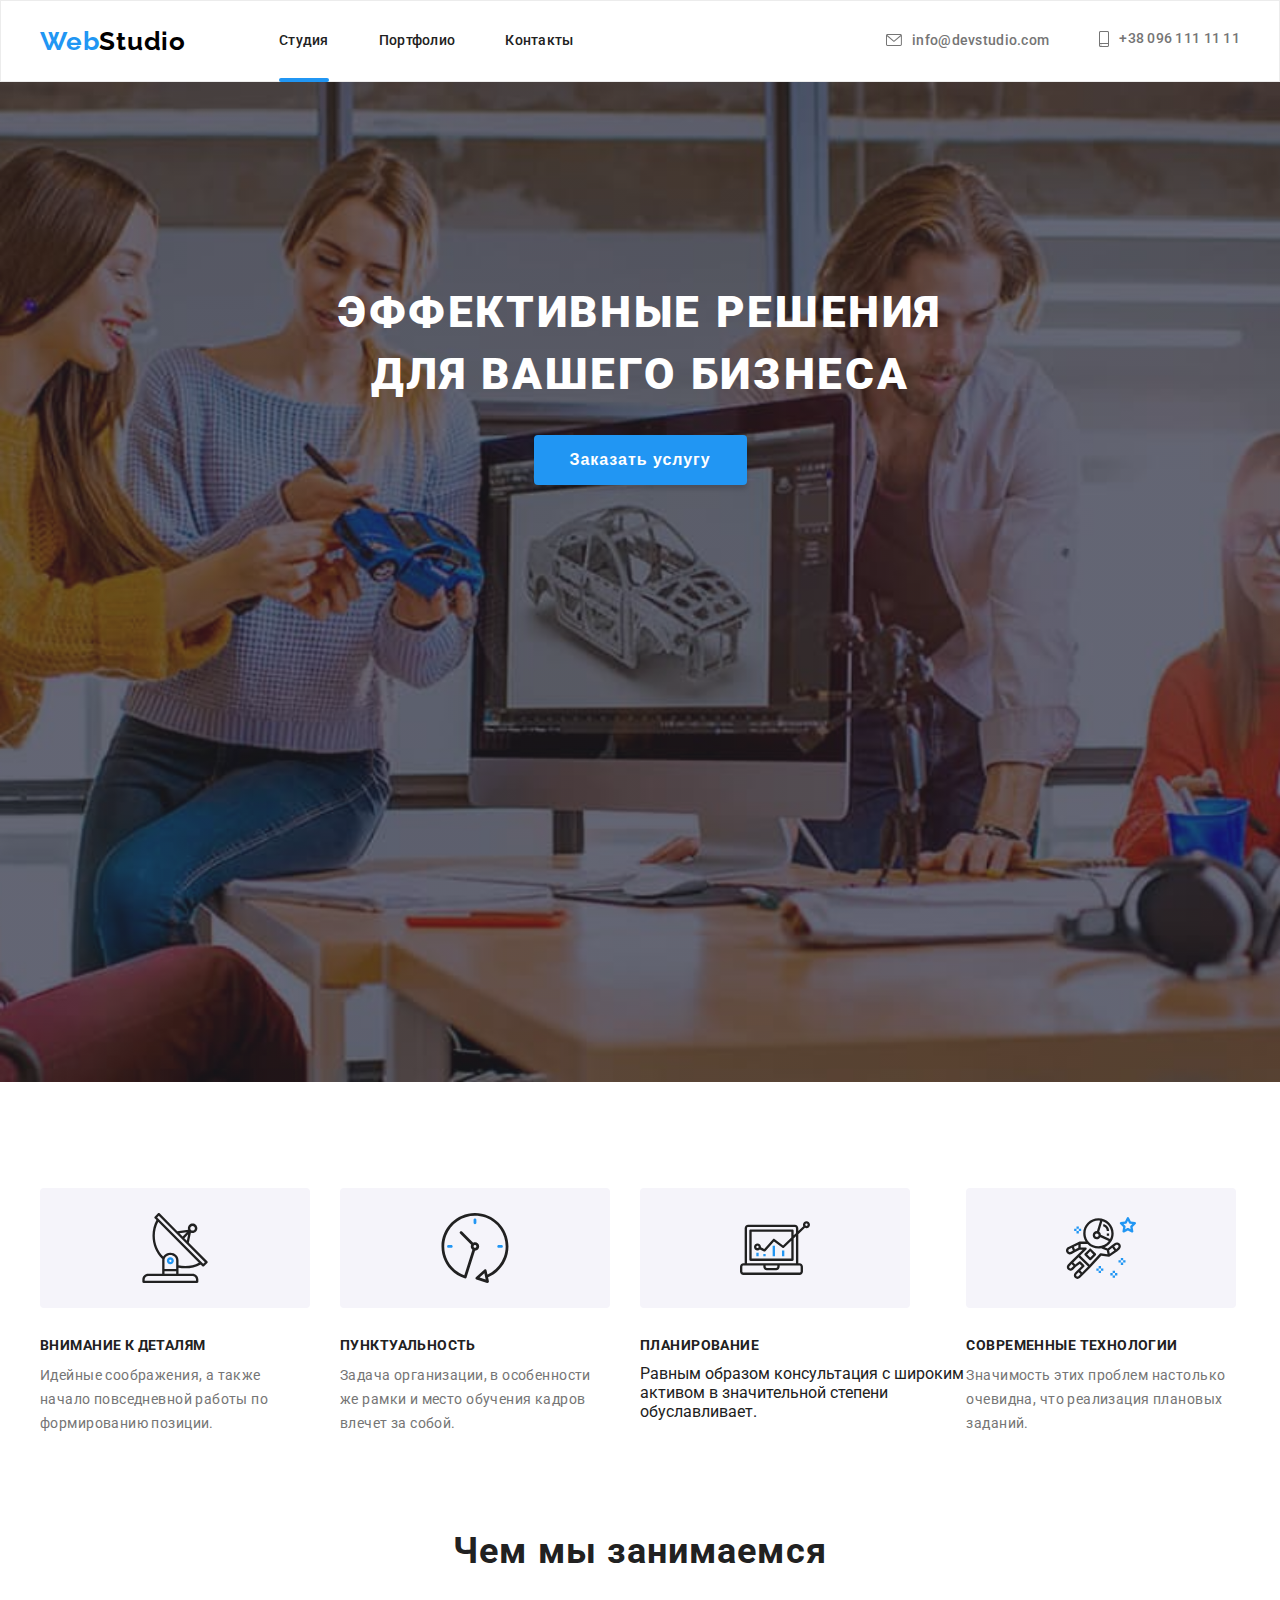
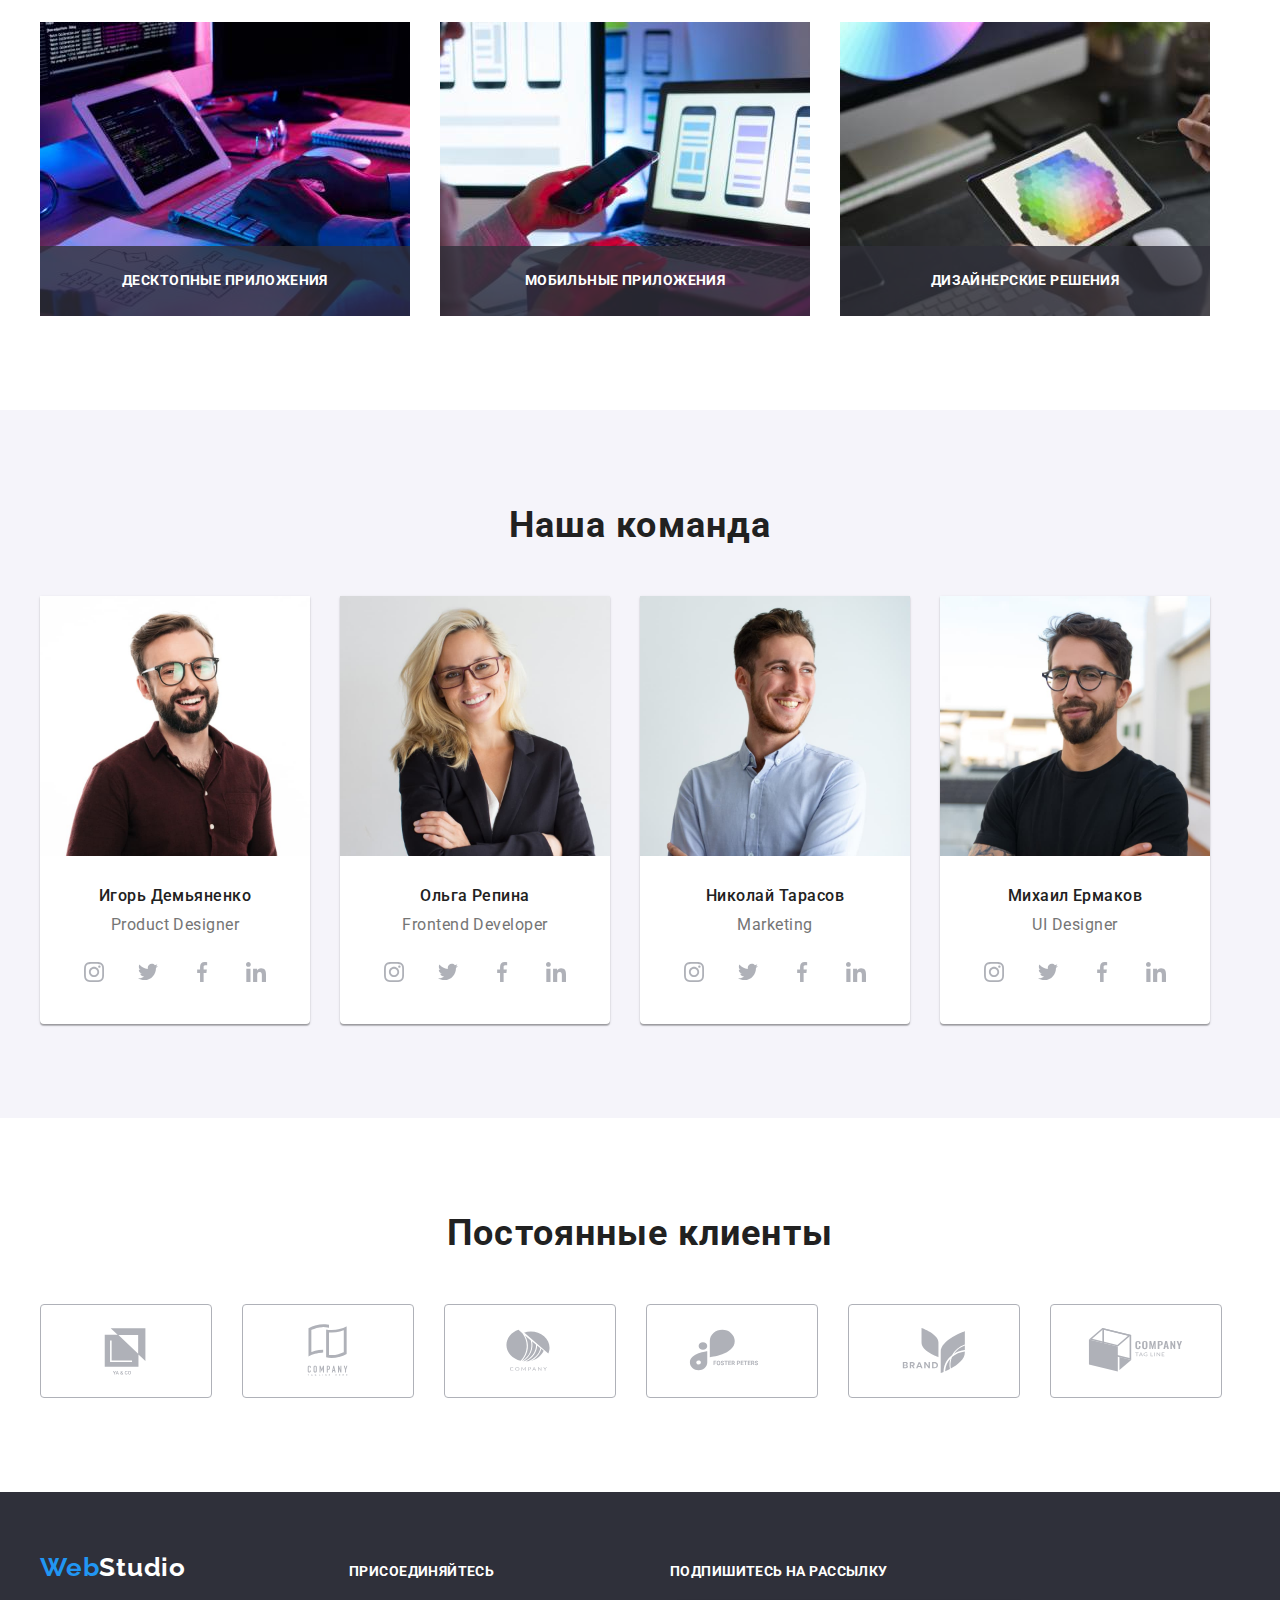
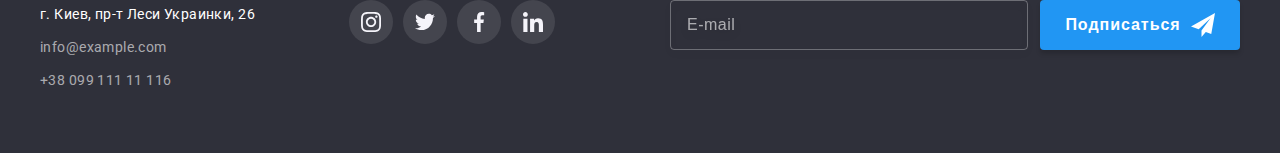
<file: index.html>
<!DOCTYPE html>
<html lang="ru">
<head>
    <meta charset="UTF-8">
    <meta http-equiv="X-UA-Compatible" content="IE=edge">
    <meta name="viewport" content="width=device-width, initial-scale=1.0">
    <title>WebStudio</title>
    <link rel="preconnect" href="https://fonts.googleapis.com">
    <link rel="preconnect" href="https://fonts.gstatic.com" crossorigin>
    <link href="https://fonts.googleapis.com/css2?family=Raleway:wght@700&family=Roboto:wght@400;500;700;900&display=swap"
        rel="stylesheet">
    <link rel="stylesheet" href="https://cdnjs.cloudflare.com/ajax/libs/modern-normalize/1.1.0/modern-normalize.min.css"
        integrity="sha512-wpPYUAdjBVSE4KJnH1VR1HeZfpl1ub8YT/NKx4PuQ5NmX2tKuGu6U/JRp5y+Y8XG2tV+wKQpNHVUX03MfMFn9Q=="
        crossorigin="anonymous" referrerpolicy="no-referrer" />
    <link rel="stylesheet" href="./css/main.min.css">
</head>
<body>
    <!--HEADER-->
    <header class="header">
        <div class="container header-container">
            <nav class="header-navigation">
                <a 
                    class="logo link" 
                    href="./index.html" 
                    lang="en">
                    <span 
                        class="logo__accent-color">Web</span><span class="logo__header-color">Studio</span>
                </a>
                <ul class="header-list list">
                    <li class="header-list__item">
                        <a 
                            href="./index.html" 
                            class="header-list__link link current">
                            Студия
                        </a>
                    </li>
                    <li class="header-list__item">
                        <a 
                            href="./portfolio.html" 
                            class="header-list__link link">
                            Портфолио
                        </a>
                    </li>
                    <li class="header-list__item">
                        <a 
                            href="" 
                            class="header-list__link link">
                            Контакты
                        </a>
                    </li>
                </ul>
            </nav>
            <!--HEADER-CONTACTS-->
            <ul class="contacts-list list">
                <li class="contacts-list__item">
                    <a class="contacts-list__link link" href="mailto:info@devstudio.com">
                        <svg class="contacts-list__icon" width="16" height="12">
                            <use href="./images/icons.svg#icon-envelope"></use>
                        </svg>
                        info@devstudio.com</a>
                </li>
                <li class="contacts-list__item">
                    <a class="contacts-list__link link" href="tel:+380961111111">
                        <svg class="contacts-list__icon" width="10" height="16">
                            <use href="./images/icons.svg#icon-smartphone"></use>
                        </svg>
                        +38 096 111 11 11</a>
                </li>
            </ul>
        </div>
    </header>  
    <main>
        <!--HERO-->
        <section class="section hero">
            <div class="overlay">
                <h1 class="hero__title">Эффективные решения для вашего бизнеса</h1>
                <button class="hero-btn btn" type="button" data-modal-open>Заказать услугу</button>
            </div>
        </section>
        <!--ADVANTAGES-->
        <section class="section advantages">
            <div class="container">
                <!--Заголовок скрыть-->
                <h2 class="visually-hidden">Наши преимущества</h2>
                <!--Заголовок скрыть-->
                <ul class="advantages-list list">
                    <li class="advantages-list__item">
                        <div class="advantages-list__icon-field">
                            <svg class="advantages-list__icon" width="70" height="70">
                                <use href="./images/icons.svg#icon-antenna"></use>
                            </svg>
                        </div>
                        <h3 class="advantages-list__item-title">Внимание к деталям</h3>
                        <p class="advantages-list__item-text">Идейные соображения, а также начало повседневной работы по формированию позиции.</p>
                    </li>
                    <li class="advantages-list__item">
                        <div class="advantages-list__icon-field">
                            <svg class="advantages-list__icon" width="70" height="70">
                                <use href="./images/icons.svg#icon-clock"></use>
                            </svg>
                        </div>
                        <h3 class="advantages-list__item-title">Пунктуальность</h3>
                        <p class="advantages-list__item-text">Задача организации, в особенности же рамки и место обучения кадров влечет за собой.</p>
                    </li>
                    <li class="advantages-item">
                        <div class="advantages-list__icon-field">
                            <svg class="advantages-list__icon" width="70" height="70">
                                <use href="./images/icons.svg#icon-diagram"></use>
                            </svg>
                        </div>
                        <h3 class="advantages-list__item-title">Планирование</h3>
                        <p class="advantages-list__text">Равным образом консультация с широким активом в значительной степени обуславливает.</p>
                    </li>
                    <li class="advantages-item">
                        <div class="advantages-list__icon-field">
                            <svg class="advantages-list__icon" width="70" height="70">
                                <use href="./images/icons.svg#icon-astronaut"></use>
                            </svg>
                        </div>
                        <h3 class="advantages-list__item-title">Современные технологии</h3>
                        <p class="advantages-list__item-text">Значимость этих проблем настолько очевидна, что реализация плановых заданий.</p>
                    </li>
                </ul>
            </div>
        </section>
        <!--DIRECTION-->
        <section class="section direction">
            <div class="container">
                <h2 class="direction-title section-title">Чем мы занимаемся</h2>
                <ul class="direction-list list">
                    <li class="direction-list__item">
                        <div class="direction-list__thumbs">
                            <img 
                                src="./images/box1.jpg" 
                                alt="набирает код"
                                width="370"
                                height="294"
                            />
                            <p class="direction-list__label">
                                Десктопные приложения
                            </p>
                        </div>
                    </li>
                    <li class="direction-list__item">
                        <div class="direction-list__thumbs">
                            <img 
                                src="./images/box2.jpg" 
                                alt="рассматривает сайт для телефона"
                                width="370" 
                                height="294" 
                            />
                            <p class="direction-list__label">
                                Мобильные приложения
                            </p>
                        </div>
                    </li>
                    <li class="direction-list__item">
                        <div class="direction-list__thumbs">
                            <img 
                                src="./images/box3.jpg" 
                                alt="подбирает цвет из палитры" 
                                width="370" 
                                height="294" 
                            />
                            <p class="direction-list__label">
                                Дизайнерские решения
                            </p>
                        </div>
                    </li>
                </ul>
            </div>
        </section>
<!------------------------------------------TEAM----------------------------------------------->
        <section class="section team">
            <div class="container">
                <h2 class="team__title section-title">Наша команда</h2>
                <ul class="team-list list">
                    <li class="team-list__item">
                        <img
                            src="./images/team-card-1.jpg"
                            alt="Игорь Демьяненко"
                            width="270"
                            height="260"
                        />
                        <div class="team-list__item-content">
                            <h3 class="team-list__title">Игорь Демьяненко</h3>
                            <p class="team-list__text" lang="en">Product Designer</p>
                            <ul class="social-list list">
                                <li class="social-list__item">
                                    <a 
                                        class="social-list__link link" 
                                        href=""
                                    >
                                        <svg class="social-list__icon" width="20" height="20">
                                            <use 
                                                href="./images/icons.svg#icon-instagram"
                                            ></use>
                                        </svg>
                                    </a>
                                </li>
                                <li class="social-list__item">
                                    <a 
                                        class="social-list__link link"
                                        href="">
                                        <svg class="social-list__icon" width="20" height="20">
                                            <use 
                                                href="./images/icons.svg#icon-twitter"
                                            ></use>
                                        </svg>
                                    </a>
                                </li>
                                <li class="social-list__item">
                                    <a 
                                        class="social-list__link link"
                                        href="">
                                        <svg class="social-list__icon" width="20" height="20">
                                            <use 
                                                href="./images/icons.svg#icon-facebook"
                                            ></use>
                                        </svg>
                                    </a>
                                </li>
                                <li class="social-list__item">
                                    <a 
                                        class="social-list__link link" 
                                        href="">
                                        <svg class="social-list__icon" width="20" height="20">
                                            <use 
                                                href="./images/icons.svg#icon-linkedin">
                                            </use>
                                        </svg>
                                    </a>
                                </li>
                            </ul>
                        </div>
                    </li>
                    <li class="team-list__item">
                        <img 
                            src="./images/team-card-2.jpg" 
                            alt="Ольга Репина" 
                            width="270" 
                            height="260"  
                        />
                        <div class="team-list__item-content">
                            <h3 class="team-list__title">Ольга Репина</h3>
                            <p class="team-list__text" lang="en">Frontend Developer</p>
                            <ul class="social-list list">
                                <li class="social-list__item">
                                    <a class="social-list__link link" href="">
                                        <svg class="social-list__icon" width="20" height="20">
                                            <use href="./images/icons.svg#icon-instagram"></use>
                                        </svg>
                                    </a>
                                </li>
                                <li class="social-list__item">
                                    <a class="social-list__link link" href="">
                                        <svg class="social-list__icon" width="20" height="20">
                                            <use href="./images/icons.svg#icon-twitter"></use>
                                        </svg>
                                    </a>
                                </li>
                                <li class="social-list__item">
                                    <a class="social-list__link link" href="">
                                        <svg class="social-list__icon" width="20" height="20">
                                            <use href="./images/icons.svg#icon-facebook"></use>
                                        </svg>
                                    </a>
                                </li>
                                <li class="social-list__item">
                                    <a class="social-list__link link" href="">
                                        <svg class="social-list__icon" width="20" height="20">
                                            <use href="./images/icons.svg#icon-linkedin">
                                            </use>
                                        </svg>
                                    </a>
                                </li>
                            </ul>
                        </div>
                    </li>
                    <li class="team-list__item">
                        <img 
                            src="./images/team-card-3.jpg" 
                            alt="Николай Тарасов" 
                            width="270" 
                            height="260" 
                        />
                        <div class="team-list__item-content">
                            <h3 class="team-list__title">Николай Тарасов</h3>
                            <p class="team-list__text" lang="en">Marketing</p>
                            <ul class="social-list list">
                                <li class="social-list__item">
                                    <a class="social-list__link link" href="">
                                        <svg class="social-list__icon" width="20" height="20">
                                            <use href="./images/icons.svg#icon-instagram"></use>
                                        </svg>
                                    </a>
                                </li>
                                <li class="social-list__item">
                                    <a class="social-list__link link" href="">
                                        <svg class="social-list__icon" width="20" height="20">
                                            <use href="./images/icons.svg#icon-twitter"></use>
                                        </svg>
                                    </a>    
                                </li>
                                <li class="social-list__item">
                                    <a class="social-list__link link" href="">
                                        <svg class="social-list__icon" width="20" height="20">
                                            <use href="./images/icons.svg#icon-facebook"></use>
                                        </svg>
                                    </a>
                                </li>
                                <li class="social-list__item">
                                    <a class="social-list__link link" href="">
                                        <svg class="social-list__icon" width="20" height="20">
                                            <use href="./images/icons.svg#icon-linkedin">
                                            </use>
                                        </svg>
                                    </a>
                                </li>
                            </ul>
                        </div>
                    </li>
                    <li class="team-list__item">
                        <img 
                            src="./images/team-card-4.jpg" 
                            alt="Михаил Ермаков" 
                            width="270" 
                            height="260"  
                        />
                        <div class="team-list__item-content">
                            <h3 class="team-list__title">Михаил Ермаков</h3>
                            <p class="team-list__text" lang="en">UI Designer</p>
                            <ul class="social-list list">
                                <li class="social-list__item">
                                    <a class="social-list__link link" href="">
                                        <svg class="social-list__icon" width="20" height="20">
                                            <use href="./images/icons.svg#icon-instagram"></use>
                                        </svg>
                                    </a>
                                </li>
                                <li class="social-list__item">
                                    <a class="social-list__link link" href="">
                                        <svg class="social-list__icon" width="20" height="20">
                                            <use href="./images/icons.svg#icon-twitter"></use>
                                        </svg>
                                    </a>
                                </li>
                                <li class="social-list__item">
                                    <a class="social-list__link link" href="">
                                        <svg class="social-list__icon" width="20" height="20">
                                            <use href="./images/icons.svg#icon-facebook"></use>
                                        </svg>
                                    </a>
                                </li>
                                <li class="social-list__item">
                                    <a class="social-list__link link" href="">
                                        <svg class="social-list__icon" width="20" height="20">
                                            <use href="./images/icons.svg#icon-linkedin">
                                            </use>
                                        </svg>
                                    </a>
                                </li>
                            </ul>
                        </div>
                    </li>
                </ul>
            </div>
        </section>
        <!--CLIENTS-->
        <section class="section clients">
            <div class="container">
                <h2 class="clients-title section-title">Постоянные клиенты</h2>
                <ul class="clients-list list">
                    <li class="clients-list__item">
                        <a class="clients-list__link link" href="">
                            <svg class="clients-list__icon" width="106" height="60">
                                <use href="./images/icons.svg#icon-Logo-client-1">
                                </use>
                            </svg>
                        </a>
                    </li>
                    <li class="clients-list__item">
                        <a class="clients-list__link link" href="">
                            <svg class="clients-list__icon" width="106" height="60">
                                <use href="./images/icons.svg#icon-Logo-client-2">
                                </use>
                            </svg>
                        </a>
                    </li>
                    <li class="clients-list__item">
                        <a class="clients-list__link link" href="">
                            <svg class="clients-list__icon" width="106" height="60">
                                <use href="./images/icons.svg#icon-Logo-client-3">
                                </use>
                            </svg>
                        </a>
                    </li>
                    <li class="clients-list__item">
                        <a class="clients-list__link link" href="">
                            <svg class="clients-list__icon" width="106" height="60">
                                <use href="./images/icons.svg#icon-Logo-client-4">
                                </use>
                            </svg>
                        </a>
                    </li>
                    <li class="clients-list__item">
                        <a class="clients-list__link link" href="">
                            <svg class="clients-list__icon" width="106" height="60">
                                <use href="./images/icons.svg#icon-Logo-client-5">
                                </use>
                            </svg>
                        </a>
                    </li>
                    <li class="clients-list__item">
                        <a class="clients-list__link link" href="">
                            <svg class="clients-list__icon" width="106" height="60">
                                <use href="./images/icons.svg#icon-Logo-client-6">
                                </use>
                            </svg>
                        </a>
                    </li>
                </ul>
            </div>
        </section>
    </main>  
    <!--FOOTER-->
    <footer class="footer">
        <div class="container footer-container">
            <div class="address-footer">
                <a 
                    class="logo footer-logo link" 
                    href="./index.html" lang="en" >
                    <span class="logo__accent-color">Web</span><span class="logo__footer-color">Studio</span>
                </a>
                <address class="address">
                    <ul class="footer-contacts-list list">
                        <li class="footer-contacts-list__item">
                            <p class="footer-contacts-list__address-text">
                                г. Киев, пр-т Леси Украинки, 26
                            </p>
                        </li>
                        <li class="footer-contacts-list__item">
                            <a class="footer-contacts-list__link link" href="mailto:info@example.com">info@example.com</a>
                        </li>
                        <li class="footer-contacts-list__item">
                            <a class="footer-contacts-list__link link" href="tel:+3809911111116">+38 099 111 11 116</a>
                        </li>
                    </ul>
                </address>
            </div>
            <div class="social-footer">
                <h2 class="social-footer__title">присоединяйтесь</h2>
                <ul class="social-footer-list social-list list">
                    <li class="social-footer-item social-list__item">
                        <a class="social-list__link social-footer-link" href="">
                            <svg class="social-list__icon social-icon-footer" width="20" height="20">
                                <use href="./images/icons.svg#icon-instagram"></use>
                            </svg>
                        </a>
                    </li>
                    <li class="social-footer-item social-list__item">
                        <a class="social-list__link social-footer-link" href="">
                            <svg class="social-list__icon social-icon-footer" width="20" height="20">
                                <use href="./images/icons.svg#icon-twitter"></use>
                            </svg>
                        </a>
                    </li>
                    <li class="social-footer-item social-list__item">
                        <a class="social-list__link social-footer-link" href="">
                            <svg class="social-list__icon social-icon-footer" width="20" height="20">
                                <use href="./images/icons.svg#icon-facebook"></use>
                            </svg>
                        </a>
                    </li>
                    <li class="social-footer-item social-list__item">
                        <a class="social-list__link social-footer-link" href="">
                            <svg class="social-list__icon social-icon-footer" width="20" height="20">
                                <use href="./images/icons.svg#icon-linkedin"></use>
                            </svg>
                        </a>
                    </li>
                </ul>
            </div>
            <div class="subscription">
                <p class="subscription__title">Подпишитесь на рассылку</p>
                <form action="#" class="subscription-form">
                    <div class="subscription-flex">
                    <label for="footer-email" class="subscription-title">
                        <input 
                            type="email"
                            name="footer-email"
                            class="footer-input"
                            placeholder="E-mail"
                        />
                    </label>
                    </div>
                    <button type="submit" class="footer-email-btn btn">Подписаться
                        <svg class="footer-button-icon" width="24" height="24">
                            <use href="./images/icons.svg#icon-send"></use>
                        </svg>
                    </button>
                </form>
            </div>
        </div>
    </footer>
    <!--MODAL-->
    <div class="backdrop is-hidden" data-modal>
        <div class="modal">
            <button type="button" class="modal-close btn" data-modal-close>
                <svg class="icon-close" width="18" height="18"> 
                    <use href="./images/icons.svg#icon-close"></use>
                </svg>
            </button>
            <p class="modal__title">Оставьте свои данные, мы вам перезвоним</p>
            <form action="#" class="modal-form">
                <div class="modal-form-field">
                    <label for="user-name" class="modal-input-text">Имя</label>
                    <div class="modal-form-field__input-wrap">
                        <input 
                            type="text" 
                            name="user-name" 
                            class="modal-input" 
                            required
                            id="user-name"
                        >
                        <svg class="modal-form-field__input-icon" width="18" height="18">
                            <use href="./images/icons.svg#icon-person"></use>
                        </svg>
                    </div>
                </div>
                <div class="modal-form-field">
                    <label for="user-tel" class="modal-input-text">Телефон</label>
                    <div class="modal-form-field__input-wrap">
                        <input 
                            type="tel"
                            name="user-tel" 
                            class="modal-input" 
                            required
                            id="user-tel"
                        >
                        <svg class="modal-form-field__input-icon" width="18" height="18">
                            <use href="./images/icons.svg#icon-phone"></use>
                        </svg>
                    </div>
                </div>
                <div class="modal-form-field">
                    <label for="user-email" class="modal-input-text">Почта</label>
                    <div class="modal-form-field__input-wrap">
                        <input 
                            type="email" 
                            name="user-email" 
                            class="modal-input"
                            id="user-email"
                        >
                        <svg class="modal-form-field__input-icon" width="18" height="18">
                            <use href="./images/icons.svg#icon-email"></use>
                        </svg>
                    </div>
                </div>
                <div class="modal-form-comments">
                    <label for="comments" class="modal-input-text">Комментарий</label>
                    <textarea 
                        name="comments" 
                        id="comments"
                        class="modal-textarea modal-input"
                        placeholder="Введите текст"
                    ></textarea>
                </div>
                <div class="modal-form-check">
                    <input 
                        type="checkbox" 
                        name="policy" 
                        class="modal-check visually-hidden"
                        id="modal-check"
                    >
                    <label for="modal-check" class="modal-check-text"
                        ><span><svg class="icon-check" width="16" height="15">
                            <use href="./images/icons.svg#icon-check"></use>
                        </svg></span>Соглашаюсь с рассылкой и принимаю <a href="#" class="agreement"> Условия договора</a>
                    </label>
                </div>
                <button type="submit" class="modal-btn btn">Отправить</button>
            </form>
        </div>
    </div>
    <script src="./js/modal.js"></script>
</body>
</html>
</file>
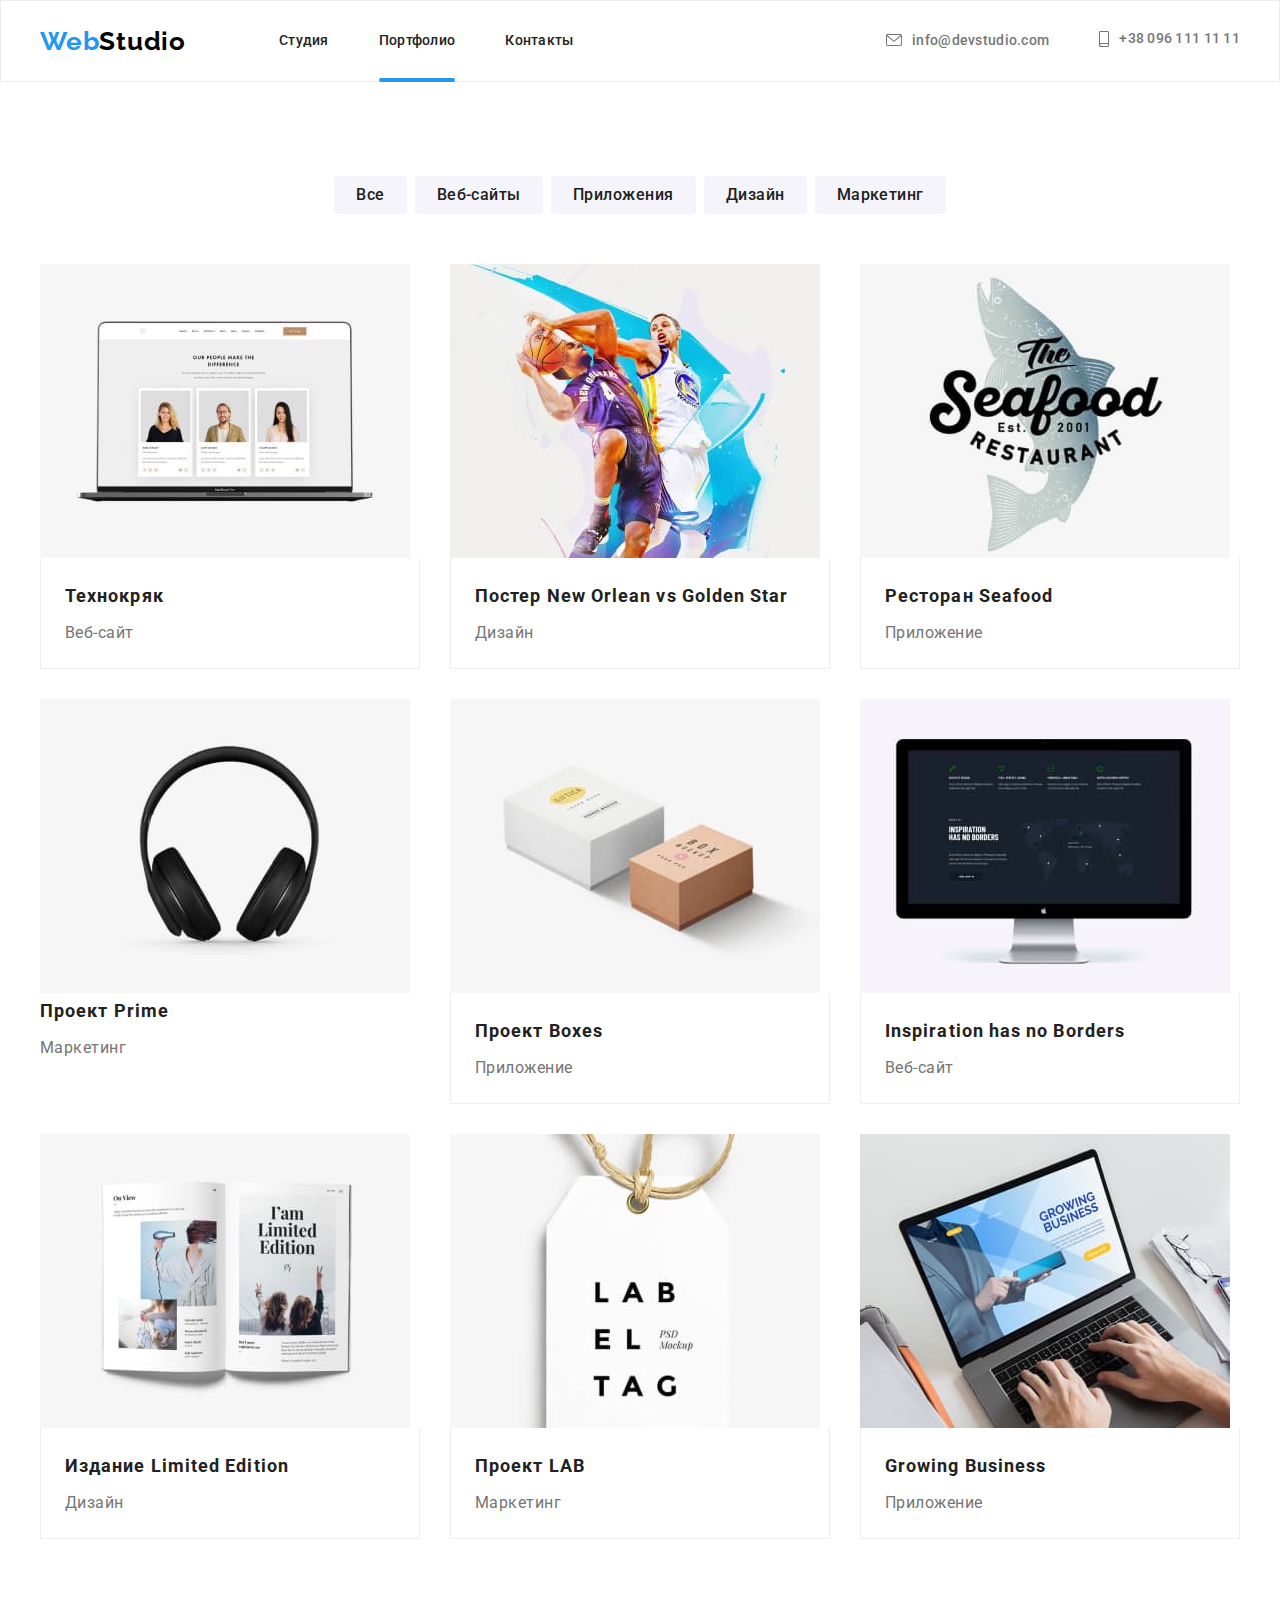
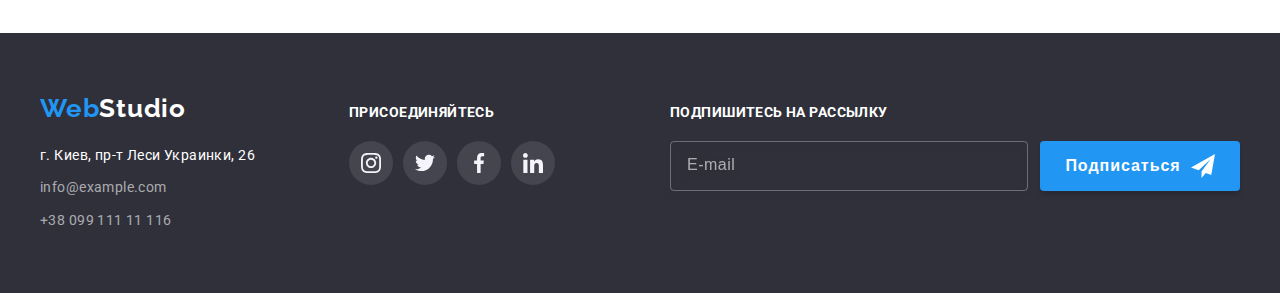
<file: portfolio.html>
<!DOCTYPE html>
<html lang="ru">
<head>
    <meta charset="UTF-8">
    <meta http-equiv="X-UA-Compatible" content="IE=edge">
    <meta name="viewport" content="width=device-width, initial-scale=1.0">
    <title>Портфолио</title>
    <link rel="preconnect" href="https://fonts.googleapis.com">
    <link rel="preconnect" href="https://fonts.gstatic.com" crossorigin>
    <link href="https://fonts.googleapis.com/css2?family=Raleway:wght@700&family=Roboto:wght@400;500;700;900&display=swap"
        rel="stylesheet">
    <link rel="stylesheet" href="https://cdnjs.cloudflare.com/ajax/libs/modern-normalize/1.1.0/modern-normalize.min.css"
        integrity="sha512-wpPYUAdjBVSE4KJnH1VR1HeZfpl1ub8YT/NKx4PuQ5NmX2tKuGu6U/JRp5y+Y8XG2tV+wKQpNHVUX03MfMFn9Q=="
        crossorigin="anonymous" referrerpolicy="no-referrer" />
    <link rel="stylesheet" href="./css/main.min.css">
</head>
<body>
    <!---HEADER-->
    <header class="header">
        <div class="container header-container">
            <nav class="header-navigation">
                <a class="logo link" href="./index.html" lang="en">
                    <span class="logo__accent-color">Web</span><span class="logo__header-color">Studio</span>
                </a>
                <ul class="header-list list">
                    <li class="header-list__item">
                        <a href="./index.html" class="header-list__link link">
                            Студия
                        </a>
                    </li>
                    <li class="header-list__item">
                        <a href="./portfolio.html" class="header-list__link link current">
                            Портфолио
                        </a>
                    </li>
                    <li class="header-list__item">
                        <a href="" class="header-list__link link">
                            Контакты
                        </a>
                    </li>
                </ul>
            </nav>
            <!--HEADER-CONTACTS-->
            <ul class="contacts-list list">
                <li class="contacts-list__item">
                    <a class="contacts-list__link link" href="mailto:info@devstudio.com">
                        <svg class="contacts-list__icon" width="16" height="12">
                            <use href="./images/icons.svg#icon-envelope"></use>
                        </svg>
                        info@devstudio.com</a>
                </li>
                <li class="contacts-list__item">
                    <a class="contacts-list__link link" href="tel:+380961111111">
                        <svg class="contacts-list__icon" width="10" height="16">
                            <use href="./images/icons.svg#icon-smartphone"></use>
                        </svg>
                        +38 096 111 11 11
                    </a>
                </li>
            </ul>
        </div>
    </header>
    <main>
        <section class="section portfolio">
            <div class="container">
                <!--скрыть название секции-->
                <h1 class="visually-hidden">Портфолио</h1>
                <!--FILTER-->
                <ul class="portfolio-filter-list list">
                    <li class="portfolio-filter-list__item">
                        <button class="portfolio-filter-btn btn" type="button">Все</button>
                    </li>
                    <li class="portfolio-filter-list__item">
                        <button class="portfolio-filter-btn btn" type="button">Веб-сайты</button>
                    </li>
                    <li class="portfolio-filter-list__item">
                        <button class="portfolio-filter-btn btn" type="button">Приложения</button>
                    </li>
                    <li class="portfolio-filter-list__item">
                        <button class="portfolio-filter-btn btn" type="button">Дизайн</button>
                    </li>
                    <li class="portfolio-filter-list__item">
                        <button class="portfolio-filter-btn btn" type="button">Маркетинг</button>
                    </li>
                </ul>
                <!--PROJECTS-->
                <ul class="project-list list">
                    <li class="project-list__item">
                        <div class="project-list__wrap">
                            <img class=project-list__image"
                                src="./images/project-1.jpg"
                                alt="Проект 1"
                                width="370"
                                height="294"
                            />
                            <p class="project-list__description">
                                Технокряк это современная площадка распространения коронавируса. Компании используют эту платформу для цифрового
                                шпионажа и атак на защищённые сервера конкурентов.
                            </p>
                        </div>
                        <div class="project-list__item-content">
                            <h2 class="portfolio-project-title">Технокряк</h2>
                            <p class="portfolio-project-text">Веб-сайт</p>
                        </div>
                    </li>
                    <li class="project-list__item">
                        <div class="project-list__wrap">
                            <img class="project-list__image"
                                src="./images/project-2.jpg"
                                alt="Проект 2"
                                width="370"
                                height="294"
                            />
                            <p class="project-list__description">
                                Lorem ipsum dolor sit amet consectetur adipisicing elit. Reiciendis aperiam consectetur perferendis illum libero neque nihil ullam minus aspernatur recusandae!
                            </p>
                        </div>
                        <div class="project-list__item-content">
                            <h2 class="portfolio-project-title">Постер <span lang="en">New Orlean vs Golden Star</span></h2>
                            <p class="portfolio-project-text">Дизайн</p>
                        </div>
                    </li>
                    <li class="project-list__item">
                        <div class="project-list__wrap">
                            <img class="project-list__image"
                                src="./images/project-3.jpg"
                                alt="Проект 3"
                                width="370"
                                height="294"
                            />
                            <p class="project-list__description">
                                Lorem ipsum dolor sit, amet consectetur adipisicing elit. Rerum error labore excepturi numquam. Aspernatur, a sint. Provident reprehenderit voluptatem, ratione esse quisquam laborum, necessitatibus iure delectus voluptatum corporis officia unde.
                            </p>
                        </div>
                        <div class="project-list__item-content">
                            <h2 class="portfolio-project-title">Ресторан <span lang="en">Seafood</span></h2>
                            <p class="portfolio-project-text">Приложение</p>
                        </div>
                    </li>
                    <li class="project-list__item">
                        <div class="project-list__wrap">
                            <img class="project-list__image"
                                src="./images/project-4.jpg"
                                alt="Проект 4"
                                width="370"
                                height="294"
                            />
                            <p class="project-list__description">
                                Lorem ipsum dolor sit amet.
                            </p>
                        </div>
                        <div class="project-list__-content">
                            <h2 class="portfolio-project-title">Проект <span lang="en">Prime</span></h2>
                            <p class="portfolio-project-text">Маркетинг</p>
                        </div>
                    </li>
                    <li class="project-list__item">
                        <div class="project-list__wrap">
                            <img class="project-list__image"
                                src="./images/project-5.jpg"
                                alt="Проект 5"
                                width="370"
                                height="294"
                            />
                            <p class="project-list__description">
                                Lorem ipsum dolor sit, amet consectetur adipisicing elit. Omnis, perspiciatis.
                            </p>
                        </div>
                        <div class="project-list__item-content">
                            <h2 class="portfolio-project-title">Проект <span lang="en">Boxes</span></h2>
                            <p class="portfolio-project-text">Приложение</p>
                        </div>
                    </li>
                    <li class="project-list__item">
                        <div class="project-list__wrap">
                            <img class="project-list__image"
                                src="./images/project-6.jpg"
                                alt="Проект 6"
                                width="370"
                                height="294"
                            />
                            <p class="project-list__description">
                                Lorem ipsum, dolor sit amet consectetur adipisicing.
                            </p>
                        </div>
                        <div class="project-list__item-content">
                            <h2 class="portfolio-project-title" lang="en">Inspiration has no Borders</h2>
                            <p class="portfolio-project-text">Веб-сайт</p>
                        </div>
                    </li>
                    <li class="project-list__item">
                        <div class="project-list__wrap">
                            <img class="project-list__image"
                                src="./images/project-7.jpg"
                                alt="Проект 7"
                                width="370"
                                height="294"
                            />
                            <p class="project-list__description">
                                Lorem ipsum, dolor sit amet consectetur adipisicing.
                            </p>
                        </div>
                        <div class="project-list__item-content">
                            <h2 class="portfolio-project-title">Издание <span lang="en">Limited Edition</span></h2>
                            <p class="portfolio-project-text">Дизайн</p>
                        </div>
                    </li>
                    <li class="project-list__item">
                        <div class="project-list__wrap">
                            <img class="project-list__image"
                                src="./images/project-8.jpg"
                                alt="Проект 8"
                                width="370"
                                height="294"
                            />
                            <p class="project-list__description">
                                Lorem ipsum dolor sit amet consectetur adipisicing elit. Quasi doloribus aspernatur voluptas repudiandae minima neque pariatur natus voluptatum, sequi maiores accusantium quisquam. Autem exercitationem dignissimos nisi soluta! Ad, voluptatum, autem aliquid cumque quos eligendi iusto error eos dolor commodi libero suscipit harum ipsum perspiciatis? Accusantium, soluta qui incidunt earum, id explicabo fugiat dignissimos dolore illum natus non quasi assumenda inventore praesentium veritatis. Vero possimus repudiandae incidunt minima eaque optio cumque nesciunt, nemo quod quo aut asperiores pariatur sapiente? Fuga officiis quasi aut tempore ipsum numquam dicta, nobis facilis nihil pariatur!
                            </p>
                        </div>
                        <div class="project-list__item-content">
                            <h2 class="portfolio-project-title">Проект <span lang="en">LAB</span></h2>
                            <p class="portfolio-project-text">Маркетинг</p>
                        </div>
                    </li>
                    <li class="project-list__item">
                        <div class="project-list__wrap">
                            <img class="project-list__image"
                                src="./images/project-9.jpg"
                                alt="Проект 9"
                                width="370"
                                height="294"
                            />
                            <p class="project-list__description">
                                Lorem ipsum, dolor sit amet consectetur adipisicing elit. Ipsa dignissimos debitis quisquam quaerat pariatur? Consequuntur praesentium velit quasi omnis similique sed atque maxime.
                            </p>
                        </div>
                        <div class="project-list__item-content">
                            <h2 class="portfolio-project-title" lang="en">Growing Business</h2>
                            <p class="portfolio-project-text">Приложение</p>
                        </div>
                    </li>
                </ul>
            </div>
        </section>
    </main>
    <!--FOOTER-->
    <footer class="footer">
        <div class="container footer-container">
            <div class="address-footer">
                <a class="logo footer-logo link" href="./index.html" lang="en">
                    <span class="logo__accent-color">Web</span><span class="logo__footer-color">Studio</span>
                </a>
                <address class="address">
                    <ul class="footer-contacts-list list">
                        <li class="footer-contacts-list__item">
                            <p class="footer-contacts-list__address-text">
                                г. Киев, пр-т Леси Украинки, 26
                            </p>
                        </li>
                        <li class="footer-contacts-list__item">
                            <a class="footer-contacts-list__link link" href="mailto:info@example.com">info@example.com</a>
                        </li>
                        <li class="footer-contacts-list__item">
                            <a class="footer-contacts-list__link link" href="tel:+3809911111116">+38 099 111 11 116</a>
                        </li>
                    </ul>
                </address>
            </div>
            <div class="social-footer">
                <h2 class="social-footer__title">присоединяйтесь</h2>
                <ul class="social-footer-list social-list list">
                    <li class="social-footer-item social-list__item">
                        <a class="social-list__link social-footer-link" href="">
                            <svg class="social-list__icon social-icon-footer" width="20" height="20">
                                <use href="./images/icons.svg#icon-instagram"></use>
                            </svg>
                        </a>
                    </li>
                    <li class="social-footer-item social-list__item">
                        <a class="social-list__link social-footer-link" href="">
                            <svg class="social-list__icon social-icon-footer" width="20" height="20">
                                <use href="./images/icons.svg#icon-twitter"></use>
                            </svg>
                        </a>
                    </li>
                    <li class="social-footer-item social-list__item">
                        <a class="social-list__link social-footer-link" href="">
                            <svg class="social-list__icon social-icon-footer" width="20" height="20">
                                <use href="./images/icons.svg#icon-facebook"></use>
                            </svg>
                        </a>
                    </li>
                    <li class="social-footer-item social-list__item">
                        <a class="social-list__link social-footer-link" href="">
                            <svg class="social-list__icon social-icon-footer" width="20" height="20">
                                <use href="./images/icons.svg#icon-linkedin"></use>
                            </svg>
                        </a>
                    </li>
                </ul>
            </div>
            <div class="subscription">
                <p class="subscription__title">Подпишитесь на рассылку</p>
                <form action="#" class="subscription-form">
                    <div class="subscription-flex">
                        <label for="footer-email" class="subscription-title">
                            <input type="email" name="footer-email" class="footer-input" placeholder="E-mail" />
                        </label>
                    </div>
                    <button type="submit" class="footer-email-btn btn">Подписаться
                        <svg class="footer-button-icon" width="24" height="24">
                            <use href="./images/icons.svg#icon-send"></use>
                        </svg>
                    </button>
                </form>
            </div>
        </div>
    </footer>
</body>
</html>
</file>
<file: css/main.min.css>
body{font-family:'Roboto', sans-serif;color:var(--second-text-color);margin:0}.list{list-style:none}.link{text-decoration:none}.section{padding:94px 0}p,h1,h2,h3,h4,h5,h6{margin:0}ul{list-style-type:none;margin:0;padding:0}button{border-width:0}img{display:block;max-width:100%;height:auto}.visually-hidden{position:absolute;white-space:nowrap;width:1px;height:1px;overflow:hidden;border:0;padding:0;clip:rect(0 0 0 0);clip-path:inset(50%);margin:-1px}:root{--accent-color: #2196f3;--first-logo-color: #000000;--second-logo-color: #ffffff;--first-text-color: #ffffff;--second-text-color: #212121;--third-text-color: #757575;--first-link-icon-color: #afb1b8;--second-link-icon-color: #ffffff;--first-background-color: #ffffff;--second-background-color: #f5f4fa;--button-focus-color: #188ce8}.section-title{font-weight:700;font-size:36px;line-height:1.17;text-align:center;letter-spacing:0.03em;color:var(--second-text-color)}.container{width:1200px;padding-left:15px;padding-right:15px;margin:0 auto}.btn{cursor:pointer}.hero-btn{padding:10px 36px;background-color:var(--accent-color);box-shadow:0px 4px 4px rgba(0,0,0,0.15);border-radius:4px;font-weight:700;font-size:16px;line-height:1.87;letter-spacing:0.06em;color:var(--first-text-color);transition:250ms cubic-bezier(0.4, 0, 0.2, 1)}.hero-btn:hover,.hero-btn:focus{background-color:var(--button-focus-color)}.footer-email-btn{display:flex;margin:0 auto;font-weight:bold;font-size:16px;line-height:1.87;align-items:center;justify-content:center;letter-spacing:0.06em;color:var(--first-text-color);width:200px;height:50px;background:var(--accent-color);box-shadow:0px 4px 4px rgba(0,0,0,0.15);border-radius:4px;transition:250ms cubic-bezier(0.4, 0, 0.2, 1)}.footer-email-btn:hover,.footer-email-btn:focus{background-color:var(--button-focus-color)}.footer-button-icon{margin-left:10px}.modal-close{position:absolute;top:10px;right:10px;width:30px;height:30px;background-color:transparent;border:1px solid rgba(0,0,0,0.1);border-radius:50%;display:flex;align-items:center;justify-content:center;transition:250ms cubic-bezier(0.4, 0, 0.2, 1)}.modal-close:focus,.modal-close:hover{fill:var(--accent-color)}.modal-btn{display:block;margin-left:auto;margin-right:auto;font-weight:bold;font-size:16px;line-height:1.87;align-items:center;justify-content:center;letter-spacing:0.06em;color:var(--first-text-color);width:200px;height:50px;background:var(--accent-color);box-shadow:0px 4px 4px rgba(0,0,0,0.15);border-radius:4px;transition:250ms cubic-bezier(0.4, 0, 0.2, 1)}.modal-btn:hover,.modal-btn:focus{background-color:var(--button-focus-color)}.portfolio-filter-btn{padding:6px 22px;background:#f5f4fa;border:none;border-radius:4px;font-family:Roboto;font-weight:500;font-size:16px;line-height:1.62;text-align:center;letter-spacing:0.03em;color:var(--second-text-color);transition:250ms cubic-bezier(0.4, 0, 0.2, 1)}.portfolio-filter-btn:hover,.portfolio-filter-btn:focus{background-color:var(--accent-color);color:var(--first-text-color);box-shadow:0px 3px 1px rgba(0,0,0,0.1),0px 1px 2px rgba(0,0,0,0.08),0px 2px 2px rgba(0,0,0,0.12)}.logo{font-family:Raleway;font-weight:700;font-size:26px;line-height:1.19;letter-spacing:0.03em;margin-right:93px}.logo__accent-color{color:var(--accent-color)}.logo__header-color{color:var(--first-logo-color)}.logo__footer-color{color:var(--second-logo-color)}.contacts-list__link{display:inline-flex;align-items:center;font-weight:500;font-size:14px;line-height:1.14;letter-spacing:0.02em;color:var(--third-text-color);transition:250ms cubic-bezier(0.4, 0, 0.2, 1)}.contacts-list__link:hover,.contacts-list__link:focus{color:var(--accent-color)}.contacts-list__icon{fill:currentColor;margin-right:10px}.footer-contacts-list__link{display:block;font-size:14px;line-height:1.71;letter-spacing:0.03em;color:rgba(255,255,255,0.6);transition:250ms cubic-bezier(0.4, 0, 0.2, 1)}.footer-contacts-list__link:hover,.footer-contacts-list__link:focus{color:var(--accent-color)}.social-list{display:flex;justify-content:center}.social-list__item{width:44px;height:44px}.social-list__item+.social-list__item{margin-left:10px}.social-list__link{width:100%;height:100%;border-radius:50%;display:flex;align-items:center;justify-content:center;background-color:var(--first-text-color);transition:250ms cubic-bezier(0.4, 0, 0.2, 1)}.social-list__link:hover,.social-list__link:focus{background-color:var(--accent-color)}.social-list__link:hover .social-list__icon,.social-list__link:focus .social-list__icon{fill:var(--second-link-icon-color)}.social-list__icon{fill:var(--first-link-icon-color);transition:250ms cubic-bezier(0.4, 0, 0.2, 1)}.social-footer{display:block;margin-top:12px}.social-icon-footer{fill:var(--second-background-color)}.social-footer-link{background-color:rgba(255,255,255,0.1)}.backdrop{width:100vw;height:100vh;background-color:rgba(0,0,0,0.2);position:fixed;top:0;left:0;transition:opacity 250ms, visibility 250ms}.backdrop.is-hidden .modal{transform:scale(1.5) rotate(270deg)}.modal{padding:40px;width:528px;background-color:var(--first-background-color);border-radius:4px;position:absolute;top:50%;left:50%;transform:scale(1) rotate(0) translate(-50%, -50%);transition:transform 250ms}.modal__title{font-weight:bold;font-size:20px;line-height:1.15;text-align:center;letter-spacing:0.03em;color:var(--second-text-color);margin-bottom:12px}.modal-form-field{margin-bottom:10px}.modal-form-comments{margin-bottom:20px}.modal-form-check{margin-bottom:30px}.modal-form-field__input-wrap{position:relative}.modal-input-text{display:flex;flex-direction:column;position:relative;margin-bottom:4px;font-weight:normal;font-size:12px;line-height:1.17;letter-spacing:0.01em;color:var(--third-text-color)}.modal-input{width:100%;height:40px;padding-left:42px;padding-top:12px;padding-bottom:12px;border:1px solid rgba(33,33,33,0.2);border-radius:4px;outline:none;background-color:transparent;transition:250ms cubic-bezier(0.4, 0, 0.2, 1)}.modal-input:focus{border-color:var(--accent-color)}.modal-input:focus+.modal-form-field__input-icon{fill:var(--accent-color)}.modal-form-field__input-icon{position:absolute;top:50%;transform:translateY(-50%);left:12px;transition:250ms cubic-bezier(0.4, 0, 0.2, 1)}.modal-textarea{width:100%;height:120px;border:1px solid rgba(33,33,33,0.2);border-radius:4px;outline:none;padding:12px 16px;resize:none}.modal-textarea::placeholder{font-size:12px;line-height:1.17;letter-spacing:0.01em;color:rgba(117,117,117,0.5)}.is-hidden{visibility:hidden;opacity:0;pointer-events:none}.modal-check-text{font-weight:normal;font-size:14px;line-height:1.17;letter-spacing:0.01em;color:var(--third-text-color);display:flex;justify-content:center;cursor:pointer}.modal-check-text span{width:16px;height:15px;border:2px solid #000000;border-radius:2px;margin-right:7px;display:flex;align-items:center;justify-content:center;transition:250ms cubic-bezier(0.4, 0, 0.2, 1)}.modal-check-text span:focus{background-color:var(--accent-color)}.icon-check{fill:transparent}.modal-check{transition:250ms cubic-bezier(0.4, 0, 0.2, 1)}.modal-check:checked+.modal-check-text span{background-color:var(--accent-color);border:none}.modal-check:checked+.modal-check-text .icon-check{fill:var(--first-text-color)}.modal-check:focus{background-color:var(--accent-color)}.agreement{margin-left:5px;text-decoration-line:underline;text-decoration-skip-ink:none;color:var(--accent-color)}.header{border:1px solid #ececec}.header-list{display:flex}.header-list__item:not(:last-child){margin-right:50px}.header-navigation{display:flex;align-items:center}.header-navigation .header-link.current{color:var(--accent-color)}.header-container{display:flex;align-items:center}.header-list__link{padding:32px 0;display:block;font-weight:500;font-size:14px;line-height:1.14;letter-spacing:0.02em;color:var(--second-text-color);transition:250ms cubic-bezier(0.4, 0, 0.2, 1);position:relative}.header-list__link:hover,.header-list__link:focus{color:var(--accent-color)}.current::after{content:'';width:100%;height:4px;background-color:var(--accent-color);border-radius:2px;position:absolute;left:0;bottom:-1px}.contacts-list{display:flex;align-items:center;margin-left:auto}.contacts-list__item:not(:last-child){margin-right:50px}.hero{background-color:#2f303a;text-align:center;padding:0}.overlay{max-width:1600px;height:600px;margin:0 auto;padding:200px 0;background-image:linear-gradient(rgba(47,48,58,0.4), rgba(47,48,58,0.4)),url(../images/hero-bg.jpg);background-repeat:no-repeat;background-position:center;background-size:cover}.hero__title{max-width:700px;font-weight:900;font-size:44px;line-height:1.4;text-align:center;letter-spacing:0.06em;text-transform:uppercase;color:var(--first-text-color);margin-left:auto;margin-right:auto;margin-bottom:30px}.advantages{padding-top:106px;padding-bottom:0}.advantages-list{display:flex}.advantages-list__item{width:270px;display:inline-block}.advantages-list__item:not(:last-child){margin-right:30px}.advantages-list__icon-field{display:flex;width:270px;height:120px;background-color:var(--second-background-color);align-items:center;justify-content:center;margin-bottom:30px;border-radius:4px}.advantages-list__item-title{font-weight:700;font-size:14px;line-height:1.14;letter-spacing:0.03em;text-transform:uppercase;margin-bottom:10px}.advantages-list__item-text{font-size:14px;line-height:1.71;letter-spacing:0.03em;color:var(--third-text-color)}.direction-list__thumbs{position:relative}.direction-list__label{position:absolute;bottom:0;font-weight:bold;font-size:14px;line-height:1.14;text-align:center;letter-spacing:0.03em;text-transform:uppercase;color:var(--first-text-color);background-color:rgba(47,48,58,0.8);width:100%;padding:27px 0}.direction-title{margin-bottom:50px}.direction-list{display:flex}.direction-list__item:not(:last-child){margin-right:30px}.team{background-color:var(--second-background-color)}.team__title{margin-bottom:50px}.team-list{display:flex}.team-list__item{background:var(--first-text-color);box-shadow:0px 1px 3px rgba(0,0,0,0.12),0px 1px 1px rgba(0,0,0,0.14),0px 2px 1px rgba(0,0,0,0.2);border-radius:0px 0px 4px 4px}.team-list__item:not(:last-child){margin-right:30px}.team-list__item-content{text-align:center;padding:30px}.team-list__title{font-weight:500;font-size:16px;line-height:1.19;text-align:center;letter-spacing:0.03em;color:var(--second-text-color);margin-bottom:10px}.team-list__text{font-size:16px;line-height:1.19;text-align:center;letter-spacing:0.03em;color:var(--third-text-color);margin-bottom:16px}.clients-title{margin-bottom:50px}.clients-list{display:flex}.clients-list__item+.clients-list__item{margin-left:30px}.clients-list__link{display:flex;justify-content:center;align-items:center;width:170px;height:92px;border:1px solid #afb1b8;border-radius:4px;fill:#afb1b8;transition:250ms cubic-bezier(0.4, 0, 0.2, 1)}.clients-list__link:hover,.clients-list__link:focus{border-color:var(--accent-color);fill:var(--accent-color)}.footer{padding:60px 0;background-color:#2f303a}.footer-container{display:flex;align-items:baseline}.address-footer{margin-right:70px}.footer-logo{display:block;margin-bottom:20px}.address{font-style:normal}.address-text .footer-contacts-item{margin-bottom:9px}.footer-contacts-list__address-text{font-size:14px;line-height:1.71;letter-spacing:0.03em;color:var(--first-text-color);margin-bottom:9px}.footer-contacts-list__item{margin-bottom:9px}.footer-contacts-list__item:last-child{margin-bottom:0}.social-footer__title,.subscription__title{font-weight:bold;font-size:14px;line-height:1.14;letter-spacing:0.03em;text-transform:uppercase;color:var(--first-text-color);margin-bottom:20px}.social-footer-list{padding:0}.social-footer-item+.social-footer-item{margin-left:10px}.subscription{margin-left:auto}.subscription-form{display:flex}.footer-input{padding:15px 16px;margin-right:12px;width:358px;height:50px;color:var(--first-text-color);border:1px solid rgba(255,255,255,0.3);box-sizing:border-box;filter:drop-shadow(0px 4px 4px rgba(0,0,0,0.15));border-radius:4px;outline:none;background-color:transparent;transition:250ms cubic-bezier(0.4, 0, 0.2, 1)}.footer-input:focus{border:1px solid var(--accent-color)}.footer-input::placeholder{font-size:16px;line-height:1.25;display:flex;align-items:center;letter-spacing:0.03em;color:rgba(255,255,255,0.6)}.portfolio-filter-list{display:flex;justify-content:center;margin-bottom:50px}.portfolio-filter-list__item:not(:last-child){margin-right:8px}.project-list{display:flex;flex-wrap:wrap;margin-right:-30px;margin-bottom:-30px}.project-list__item{flex-basis:calc((100% - 3 * 30px) / 3);margin-right:30px;margin-bottom:30px;background:#ffffff;transition:250ms cubic-bezier(0.4, 0, 0.2, 1)}.project-list__item:hover .project-list__description{transform:translateY(0)}.project-list__item:hover{box-shadow:0px 1px 1px rgba(0,0,0,0.12),0px 4px 4px rgba(0,0,0,0.06),1px 4px 6px rgba(0,0,0,0.16);cursor:pointer}.project-list__wrap{position:relative;overflow:hidden}.project-list__image{display:block}.project-list__description{position:absolute;top:0;left:0;padding:63px 24px;font-size:18px;line-height:1.56;letter-spacing:0.03em;color:var(--first-text-color);background-color:rgba(33,150,243,0.9);height:100%;width:100%;transform:translateY(101%);transition:250ms cubic-bezier(0.4, 0, 0.2, 1);overflow:auto}.project-list__item-content{padding:20px 24px;border-left:1px solid #eeeeee;border-right:1px solid #eeeeee;border-bottom:1px solid #eeeeee}.portfolio-project-title{font-weight:700;font-size:18px;line-height:2;letter-spacing:0.06em;color:var(--second-text-color);margin-bottom:4px}.portfolio-project-text{font-size:16px;line-height:1.87;letter-spacing:0.03em;color:var(--third-text-color)}
/*# sourceMappingURL=main.min.css.map */
</file>
